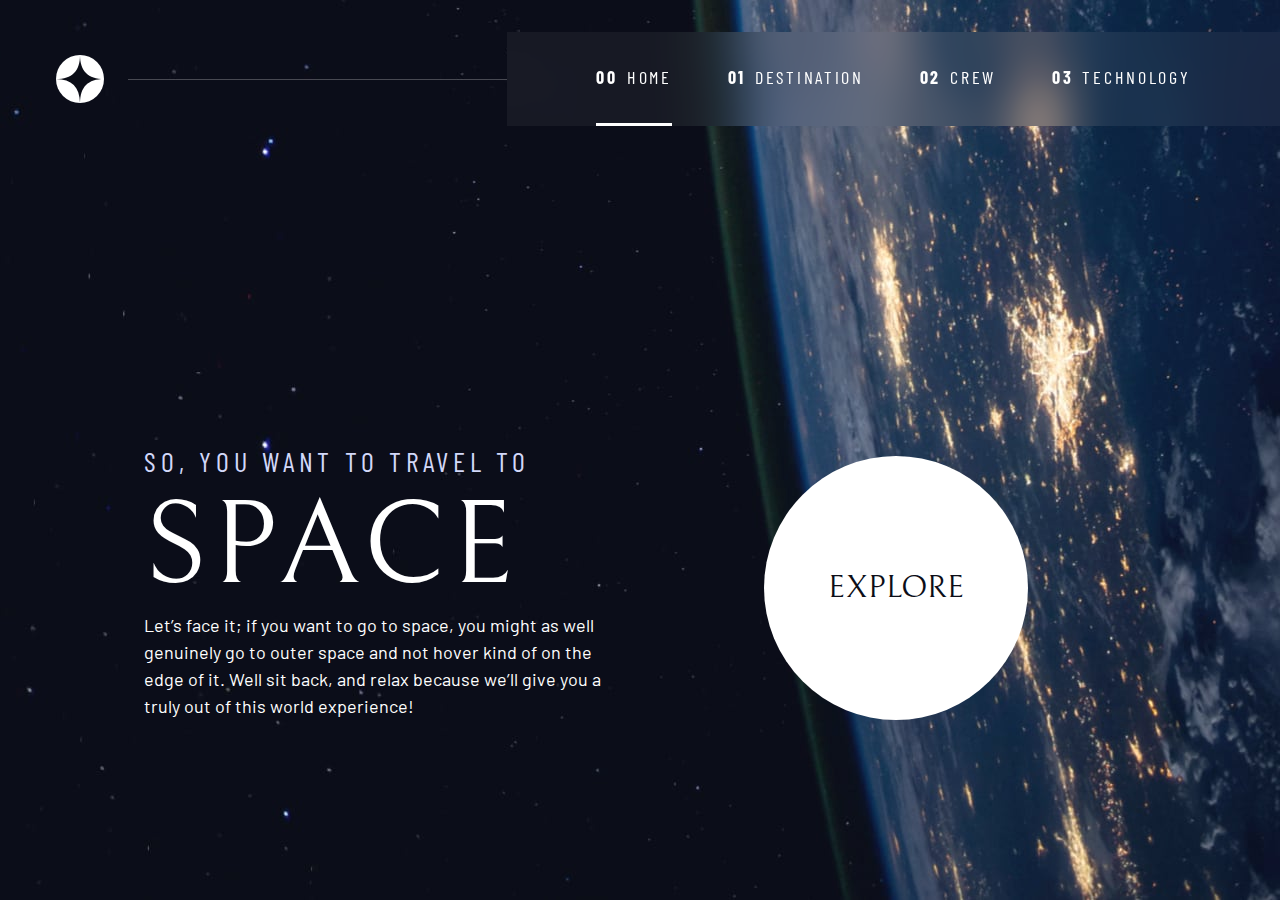
<file: index.html>
<!DOCTYPE html>
<html lang="en">
  <head>
    <meta charset="UTF-8" />
    <meta name="viewport" content="width=device-width, initial-scale=1.0" />

    <link
      rel="icon"
      type="image/png"
      sizes="32x32"
      href="./assets/favicon-32x32.png"
    />
    <!-- Google fonts -->
    <link rel="preconnect" href="https://fonts.googleapis.com" />
    <link rel="preconnect" href="https://fonts.gstatic.com" crossorigin />
    <link
      href="https://fonts.googleapis.com/css2?family=Barlow+Condensed:wght@400;700&family=Bellefair&family=Barlow:wght@400;700&display=swap"
      rel="stylesheet"
    />

    <!-- Our custom CSS -->
    <link rel="stylesheet" href="index.css" />
    <title>Frontend Mentor | Space tourism website</title>
    <script src="navigation.js" defer></script>
  </head>
  <body class="home">
    <a class="skip-to-content" href="#main">Skip to content</a>
    <header class="primary-header flex">
      <div>
        <img
          src="./assets/shared/logo.svg"
          alt="space tourism logo"
          class="logo"
        />
      </div>
      <button class="mobile-nav-toggle" aria-controls="primary-navigation">
        <span class="sr-only" aria-expanded="false">Menu</span>
      </button>
      <nav>
        <ul
          id="primary-navigation"
          data-visible="false"
          class="primary-navigation underline-indicators flex"
        >
          <li class="active">
            <a
              class="ff-sans-cond uppercase text-white letter-spacing-2"
              href="index.html"
              ><span aria-hidden="true">00</span>Home</a
            >
          </li>
          <li>
            <a
              class="ff-sans-cond uppercase text-white letter-spacing-2"
              href="destination.html"
              ><span aria-hidden="true">01</span>Destination</a
            >
          </li>
          <li>
            <a
              class="ff-sans-cond uppercase text-white letter-spacing-2"
              href="crew.html"
              ><span aria-hidden="true">02</span>Crew</a
            >
          </li>
          <li>
            <a
              class="ff-sans-cond uppercase text-white letter-spacing-2"
              href="technology.html"
              ><span aria-hidden="true">03</span>Technology</a
            >
          </li>
        </ul>
      </nav>
    </header>

    <main id="main" class="grid-container grid-container--home">
      <div>
        <h1 class="text-accent fs-500 ff-sans-cond uppercase letter-spacing-1">
          So, you want to travel to
          <span class="d-block fs-900 ff-serif text-white">Space</span>
        </h1>

        <p>
          Let’s face it; if you want to go to space, you might as well genuinely
          go to outer space and not hover kind of on the edge of it. Well sit
          back, and relax because we’ll give you a truly out of this world
          experience!
        </p>
      </div>
      <div>
        <a
          href="destination.html"
          class="large-button uppercase ff-serif text-dark bg-white"
          >Explore</a
        >
      </div>
    </main>
  </body>
</html>
</file>
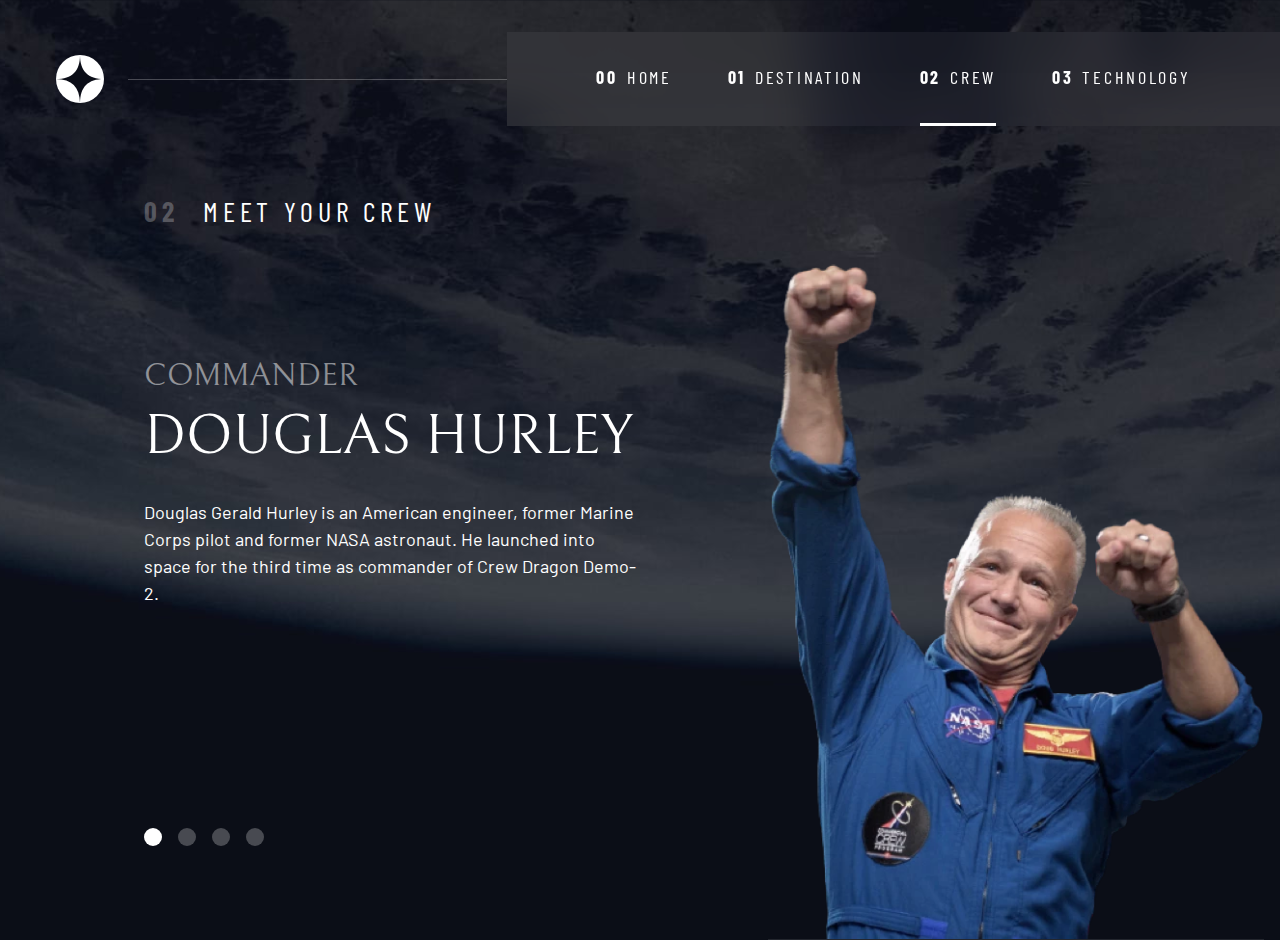
<file: crew.html>
<!DOCTYPE html>
<html lang="en">
  <head>
    <meta charset="UTF-8" />
    <meta name="viewport" content="width=device-width, initial-scale=1.0" />

    <link
      rel="icon"
      type="image/png"
      sizes="32x32"
      href="./assets/favicon-32x32.png"
    />
    <!-- Google fonts -->
    <link rel="preconnect" href="https://fonts.googleapis.com" />
    <link rel="preconnect" href="https://fonts.gstatic.com" crossorigin />
    <link
      href="https://fonts.googleapis.com/css2?family=Barlow+Condensed:wght@400;700&family=Bellefair&family=Barlow:wght@400;700&display=swap"
      rel="stylesheet"
    />

    <!-- Our custom CSS -->
    <link rel="stylesheet" href="index.css" />
    <title>Frontend Mentor | Space tourism website</title>
    <script src="navigation.js" defer></script>
    <script src="tabs.js" defer></script>
  </head>

  <body class="crew">
    <a class="skip-to-content" href="#main">Skip to content</a>
    <header class="primary-header flex">
      <div>
        <img
          src="./assets/shared/logo.svg"
          alt="space tourism logo"
          class="logo"
        />
      </div>
      <button class="mobile-nav-toggle" aria-controls="primary-navigation">
        <span class="sr-only" aria-expanded="false">Menu</span>
      </button>
      <nav>
        <ul
          id="primary-navigation"
          data-visible="false"
          class="primary-navigation underline-indicators flex"
        >
          <li>
            <a
              class="ff-sans-cond uppercase text-white letter-spacing-2"
              href="index.html"
              ><span aria-hidden="true">00</span>Home</a
            >
          </li>
          <li>
            <a
              class="ff-sans-cond uppercase text-white letter-spacing-2"
              href="destination.html"
              ><span aria-hidden="true">01</span>Destination</a
            >
          </li>
          <li class="active">
            <a
              class="ff-sans-cond uppercase text-white letter-spacing-2"
              href="crew.html"
              ><span aria-hidden="true">02</span>Crew</a
            >
          </li>
          <li>
            <a
              class="ff-sans-cond uppercase text-white letter-spacing-2"
              href="technology.html"
              ><span aria-hidden="true">03</span>Technology</a
            >
          </li>
        </ul>
      </nav>
    </header>

    <main id="main" class="grid-container grid-container--crew flow">
      <h1 class="numbered-title">
        <span aria-hidden="true">02</span> Meet your crew
      </h1>
      <div class="dot-indicators flex" role="tablist">
        <button
          aria-selected="true"
          role="tab"
          aria-controls="commander-tab"
          data-image="commander-image"
          tabindex="0"
        >
          <span class="sr-only">The commander</span>
        </button>
        <button
          aria-selected="false"
          role="tab"
          aria-controls="specialist-tab"
          data-image="specialist-image"
          tabindex="-1"
        >
          <span class="sr-only">The mission specialist</span>
        </button>
        <button
          aria-selected="false"
          role="tab"
          aria-controls="pilot-tab"
          data-image="pilot-image"
          tabindex="-1"
        >
          <span class="sr-only">The pilot</span>
        </button>
        <button
          aria-selected="false"
          role="tab"
          aria-controls="engineer-tab"
          data-image="engineer-image"
          tabindex="-1"
        >
          <span class="sr-only">The crew engineer</span>
        </button>
      </div>
      <article
        class="crew-details flow"
        id="commander-tab"
        tabindex="0"
        role="tabpanel"
      >
        <header class="flow flow--space-small">
          <h2 class="fs-600 ff-serif uppercase">Commander</h2>
          <p class="fs-700 uppercase ff-serif">Douglas Hurley</p>
        </header>
        <p>
          Douglas Gerald Hurley is an American engineer, former Marine Corps
          pilot and former NASA astronaut. He launched into space for the third
          time as commander of Crew Dragon Demo-2.
        </p>
      </article>
      <article
        class="crew-details flow"
        id="specialist-tab"
        tabindex="0"
        role="tabpanel"
        hidden
      >
        <header class="flow flow--space-small">
          <h2 class="fs-600 ff-serif uppercase">Mission Specialist</h2>
          <p class="fs-700 uppercase ff-serif">Mark Shuttleworth</p>
        </header>
        <p>
          Mark Richard Shuttleworth is the founder and CEO of Canonical, the
          company behind the Linux-based Ubuntu operating system. Shuttleworth
          became the first South African to travel to space as a space tourist.
        </p>
      </article>

      <article
        class="crew-details flow"
        id="pilot-tab"
        tabindex="0"
        role="tabpanel"
        hidden
      >
        <header class="flow flow--space-small">
          <h2 class="fs-600 ff-serif uppercase">Pilot</h2>
          <p class="fs-700 uppercase ff-serif">Victor Glover</p>
        </header>
        <p>
          Pilot on the first operational flight of the SpaceX Crew Dragon to the
          International Space Station. Glover is a commander in the U.S. Navy
          where he pilots an F/A-18.He was a crew member of Expedition 64, and
          served as a station systems flight engineer.
        </p>
      </article>
      <article
        class="crew-details flow"
        id="engineer-tab"
        tabindex="0"
        role="tabpanel"
        hidden
      >
        <header class="flow flow--space-small">
          <h2 class="fs-600 ff-serif uppercase">Flight Engineer</h2>
          <p class="fs-700 uppercase ff-serif">Anousheh Ansari</p>
        </header>
        <p>
          Anousheh Ansari is an Iranian American engineer and co-founder of
          Prodea Systems. Ansari was the fourth self-funded space tourist, the
          first self-funded woman to fly to the ISS, and the first Iranian in
          space.
        </p>
      </article>
      <picture id="commander-image" role="tab-image">
        <source
          srcset="assets/crew/image-douglas-hurley.webp"
          type="image/webp"
        />
        <img src="assets/crew/image-douglas-hurley.png" alt="Douglas Hurley" />
      </picture>
      <picture hidden id="specialist-image" role="tab-image">
        <source
          srcset="assets/crew/image-mark-shuttleworth.webp"
          type="image/webp"
        />
        <img
          src="assets/crew/image-mark-shuttleworth.png"
          alt="Douglas Hurley"
        />
      </picture>
      <picture hidden id="pilot-image" role="tab-image">
        <source
          srcset="assets/crew/image-victor-glover.webp"
          type="image/webp"
        />
        <img src="assets/crew/image-victor-glover.png" alt="Douglas Hurley" />
      </picture>
      <picture hidden id="engineer-image" role="tab-image">
        <source
          srcset="assets/crew/image-anousheh-ansari.webp"
          type="image/webp"
        />
        <img src="assets/crew/image-anousheh-ansari.png" alt="Douglas Hurley" />
      </picture>
    </main>
  </body>
</html>
</file>
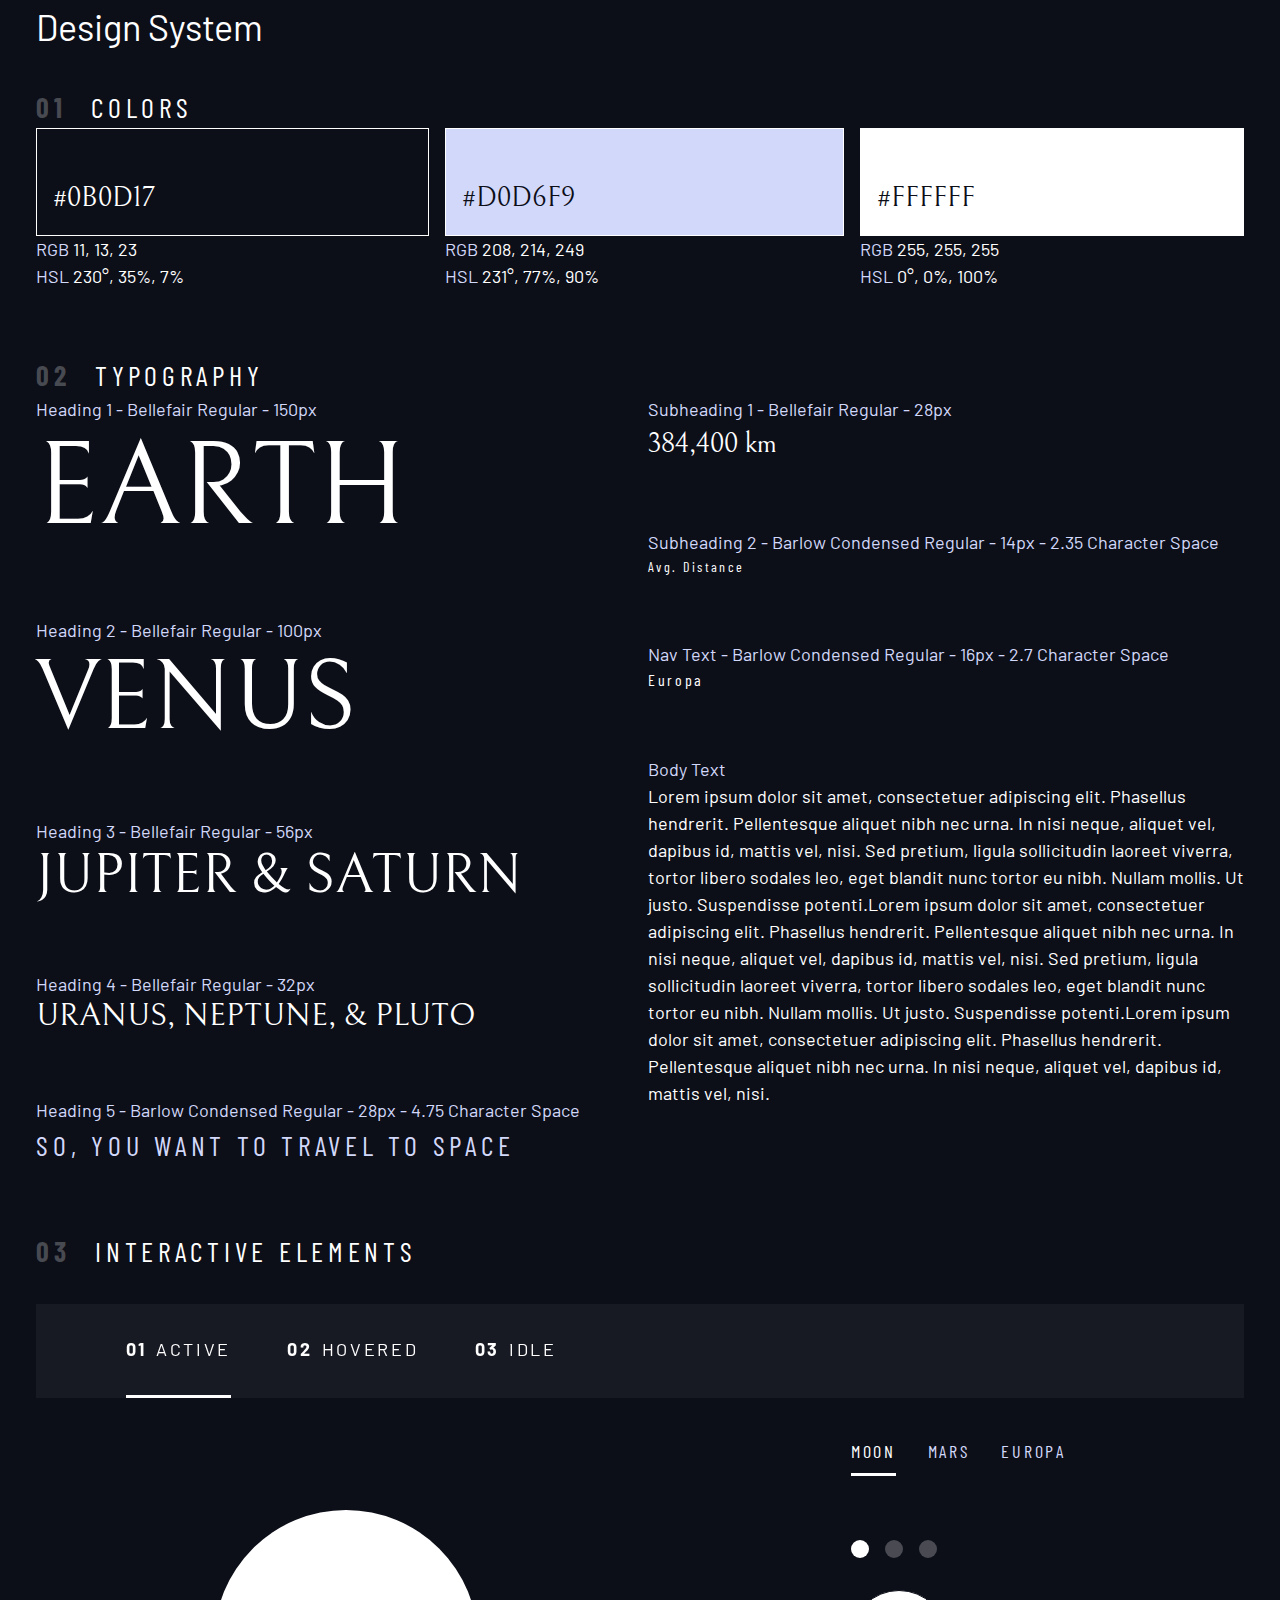
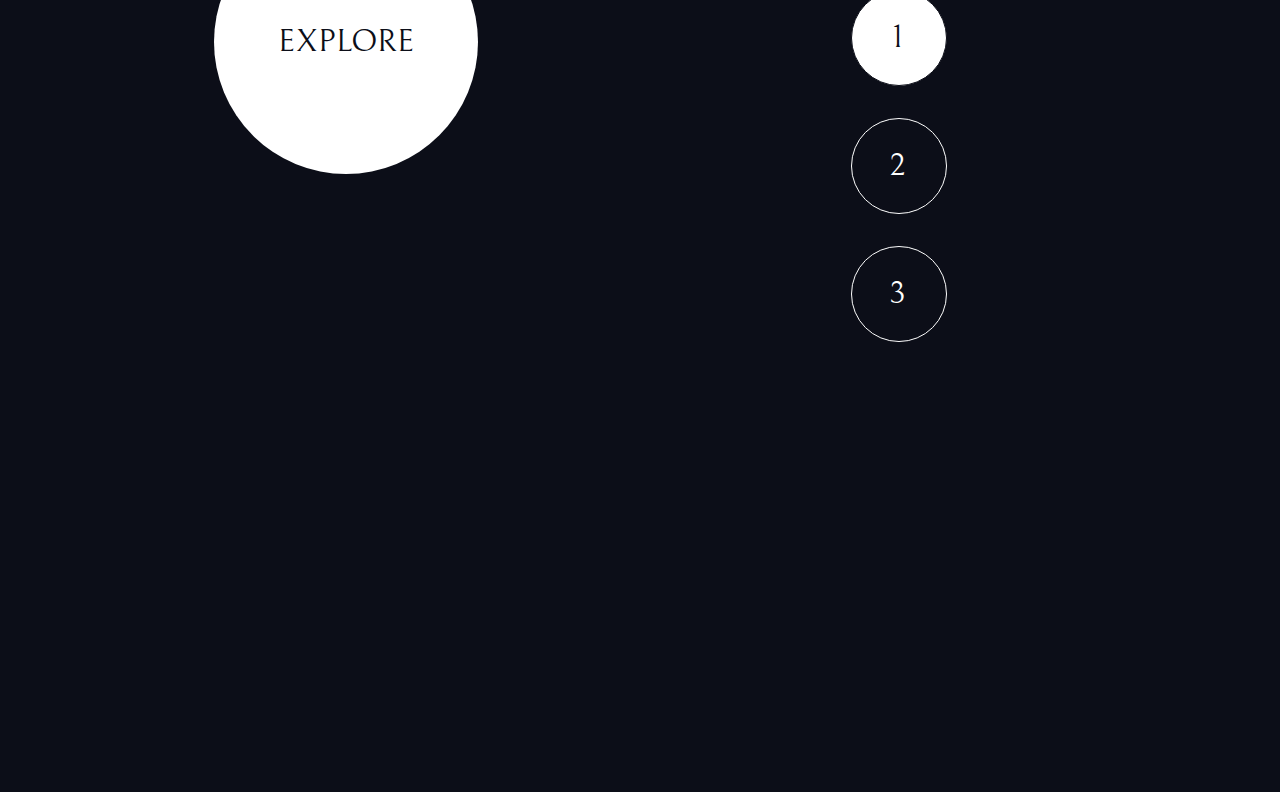
<file: design-system.html>
<!DOCTYPE html>
<html lang="en">
  <head>
    <meta charset="UTF-8" />
    <meta http-equiv="X-UA-Compatible" content="IE=edge" />
    <meta name="viewport" content="width=device-width, initial-scale=1.0" />
    <!-- Google fonts -->
    <link rel="preconnect" href="https://fonts.googleapis.com" />
    <link rel="preconnect" href="https://fonts.gstatic.com" crossorigin />
    <link
      href="https://fonts.googleapis.com/css2?family=Barlow+Condensed:wght@400;700&family=Bellefair&family=Barlow:wght@400;700&display=swap"
      rel="stylesheet"
    />
    <link rel="stylesheet" href="index.css" />

    <title>Design System</title>
  </head>
  <body>
    <div class="container">
      <h1>Design System</h1>
      <section id="colors">
        <h2 class="numbered-title"><span>01</span> colors</h2>
        <div class="flex">
          <div style="flex-grow: 1">
            <div
              class="bg-dark text-white ff-serif fs-500"
              style="padding: 3rem 1rem 1rem; border: 1px solid white"
            >
              #0B0D17
            </div>
            <p><span class="text-accent">RGB</span> 11, 13, 23</p>
            <p><span class="text-accent">HSL</span> 230°, 35%, 7%</p>
          </div>
          <div style="flex-grow: 1">
            <div
              class="bg-accent text-dark ff-serif fs-500"
              style="padding: 3rem 1rem 1rem; border: 1px solid white"
            >
              #D0D6F9
            </div>
            <p><span class="text-accent">RGB</span> 208, 214, 249</p>
            <p><span class="text-accent">HSL</span> 231°, 77%, 90%</p>
          </div>
          <div style="flex-grow: 1">
            <div
              class="bg-white text-dark ff-serif fs-500"
              style="padding: 3rem 1rem 1rem; border: 1px solid white"
            >
              #FFFFFF
            </div>
            <p><span class="text-accent">RGB</span> 255, 255, 255</p>
            <p><span class="text-accent">HSL</span> 0°, 0%, 100%</p>
          </div>
        </div>
      </section>

      <section id="typography" style="margin: 4rem 0">
        <h2 class="numbered-title"><span>02 </span>Typography</h2>
        <div class="flex">
          <div class="flow" style="flex-basis: 100%; --flow-space: 4rem">
            <div>
              <p class="text-accent">Heading 1 - Bellefair Regular - 150px</p>
              <p class="fs-900 ff-serif uppercase">Earth</p>
            </div>
            <div>
              <p class="text-accent">Heading 2 - Bellefair Regular - 100px</p>
              <p class="fs-800 ff-serif uppercase">Venus</p>
            </div>
            <div>
              <p class="text-accent">Heading 3 - Bellefair Regular - 56px</p>
              <p class="fs-700 ff-serif uppercase">Jupiter & Saturn</p>
            </div>
            <div>
              <p class="text-accent">Heading 4 - Bellefair Regular - 32px</p>
              <p class="fs-600 ff-serif uppercase">Uranus, Neptune, & Pluto</p>
            </div>
            <div>
              <p class="text-accent">
                Heading 5 - Barlow Condensed Regular - 28px - 4.75 Character
                Space
              </p>
              <p
                class="text-accent fs-500 ff-sans-cond uppercase letter-spacing-1"
              >
                So, you want to travel to space
              </p>
            </div>
          </div>

          <div class="flow" style="flex-basis: 100%; --flow-space: 4rem">
            <div>
              <p class="text-accent">Subheading 1 - Bellefair Regular - 28px</p>
              <p class="fs-500 ff-serif">384,400 km</p>
            </div>
            <div>
              <p class="text-accent">
                Subheading 2 - Barlow Condensed Regular - 14px - 2.35 Character
                Space
              </p>
              <p class="fs-200 ff-sans-cond letter-spacing-3">Avg. Distance</p>
            </div>
            <div>
              <p class="text-accent">
                Nav Text - Barlow Condensed Regular - 16px - 2.7 Character Space
              </p>
              <p class="fs-300 ff-sans-cond letter-spacing-2">Europa</p>
            </div>
            <div>
              <p class="text-accent">Body Text</p>
              <p>
                Lorem ipsum dolor sit amet, consectetuer adipiscing elit.
                Phasellus hendrerit. Pellentesque aliquet nibh nec urna. In nisi
                neque, aliquet vel, dapibus id, mattis vel, nisi. Sed pretium,
                ligula sollicitudin laoreet viverra, tortor libero sodales leo,
                eget blandit nunc tortor eu nibh. Nullam mollis. Ut justo.
                Suspendisse potenti.Lorem ipsum dolor sit amet, consectetuer
                adipiscing elit. Phasellus hendrerit. Pellentesque aliquet nibh
                nec urna. In nisi neque, aliquet vel, dapibus id, mattis vel,
                nisi. Sed pretium, ligula sollicitudin laoreet viverra, tortor
                libero sodales leo, eget blandit nunc tortor eu nibh. Nullam
                mollis. Ut justo. Suspendisse potenti.Lorem ipsum dolor sit
                amet, consectetuer adipiscing elit. Phasellus hendrerit.
                Pellentesque aliquet nibh nec urna. In nisi neque, aliquet vel,
                dapibus id, mattis vel, nisi.
              </p>
            </div>
          </div>
        </div>
      </section>

      <section class="flow" id="interactive-elements">
        <h2 class="numbered-title"><span>03</span> Interactive elements</h2>

        <!-- navigation -->
        <div>
          <nav>
            <ul class="primary-navigation underline-indicators flex">
              <li class="active">
                <a class="uppercase text-white letter-spacing-2" href="#"
                  ><span>01</span>Active</a
                >
              </li>
              <li>
                <a class="uppercase text-white letter-spacing-2" href="#"
                  ><span>02</span>Hovered</a
                >
              </li>
              <li>
                <a class="uppercase text-white letter-spacing-2" href="#"
                  ><span>03</span>Idle</a
                >
              </li>
            </ul>
          </nav>
        </div>

        <div class="flex" style="justify-content: space-around">
          <div style="margin-top: 5rem">
            <!-- explore button -->
            <a
              href="#"
              class="large-button uppercase ff-serif fs-600 text-dark bg-white"
              >Explore</a
            >
          </div>

          <div class="flow" style="margin-bottom: 50vh; --flow-space: 4rem">
            <!-- Tabs -->
            <div class="tab-list underline-indicators flex">
              <button
                aria-selected="true"
                class="uppercase text-accent letter-spacing-2 ff-sans-cond"
              >
                Moon
              </button>
              <button
                aria-selected="false"
                class="uppercase text-accent letter-spacing-2 ff-sans-cond"
              >
                Mars
              </button>
              <button
                aria-selected="false"
                class="uppercase text-accent letter-spacing-2 ff-sans-cond"
              >
                Europa
              </button>
            </div>
            <!-- Dots -->
            <div class="dot-indicators flex">
              <button aria-selected="true">
                <span class="sr-only">Slide title</span>
              </button>
              <button aria-selected="false">
                <span class="sr-only">Slide title</span>
              </button>
              <button aria-selected="false">
                <span class="sr-only">Slide title</span>
              </button>
            </div>
            <!-- Numbers -->
            <div class="number-indicators flow" style="--flow-space: 2rem">
              <button
                aria-selected="true"
                class="flex uppercase text-white fs-600 letter-spacing-2 bg-dark ff-serif"
              >
                <span>1</span>
                <span class="sr-only">Slide title</span>
              </button>
              <button
                aria-selected="false"
                class="flex uppercase text-white fs-600 letter-spacing-2 bg-dark ff-serif"
              >
                <span>2</span>
                <span class="sr-only">Slide title</span>
              </button>
              <button
                aria-selected="false"
                class="flex uppercase text-white fs-600 letter-spacing-2 bg-dark ff-serif"
              >
                <span>3</span>
                <span class="sr-only">Slide title</span>
              </button>
            </div>
          </div>
        </div>
      </section>
    </div>
  </body>
</html>
</file>
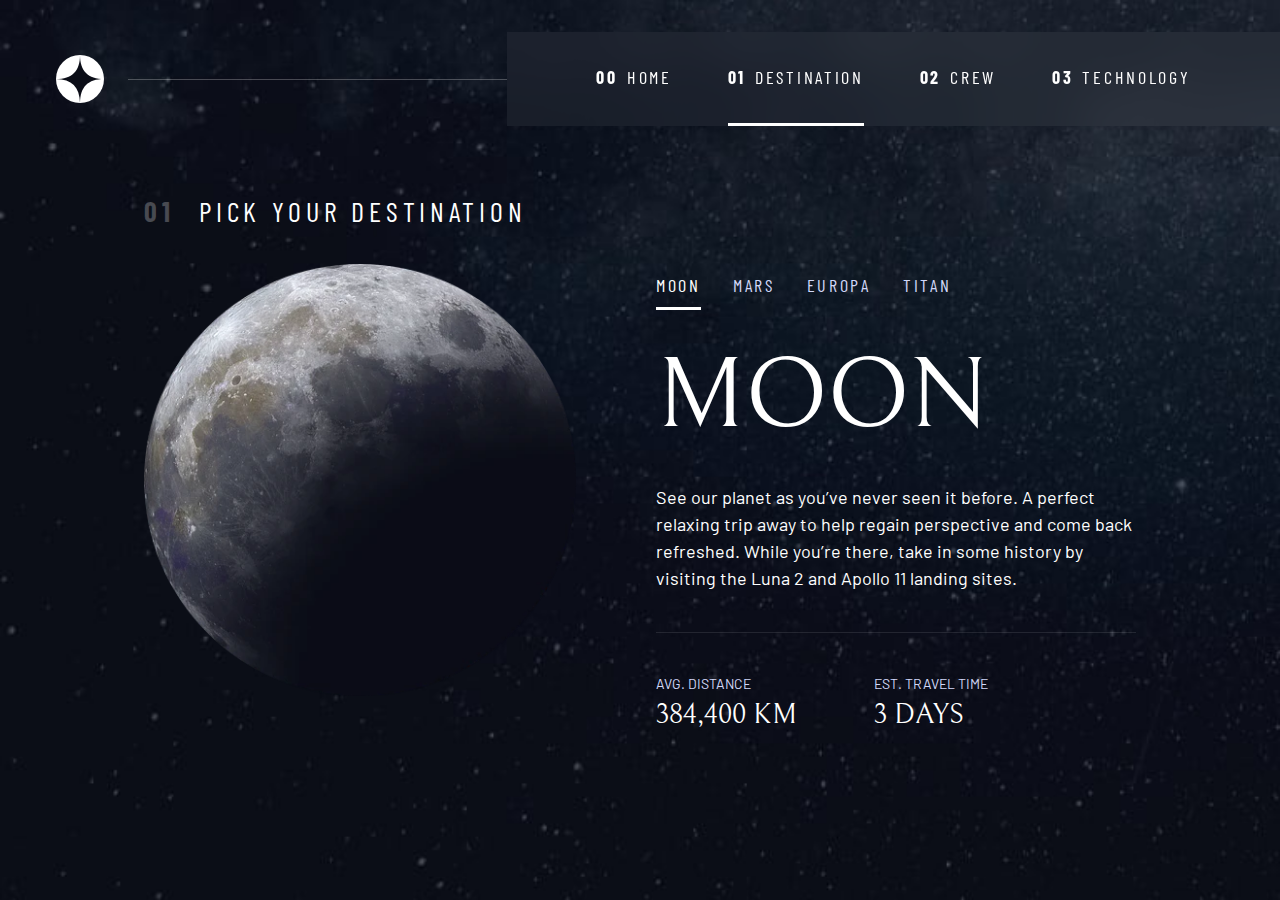
<file: destination.html>
<!DOCTYPE html>
<html lang="en">
  <head>
    <meta charset="UTF-8" />
    <meta name="viewport" content="width=device-width, initial-scale=1.0" />

    <link
      rel="icon"
      type="image/png"
      sizes="32x32"
      href="./assets/favicon-32x32.png"
    />
    <!-- Google fonts -->
    <link rel="preconnect" href="https://fonts.googleapis.com" />
    <link rel="preconnect" href="https://fonts.gstatic.com" crossorigin />
    <link
      href="https://fonts.googleapis.com/css2?family=Barlow+Condensed:wght@400;700&family=Bellefair&family=Barlow:wght@400;700&display=swap"
      rel="stylesheet"
    />

    <!-- Our custom CSS -->
    <link rel="stylesheet" href="index.css" />
    <title>Frontend Mentor | Space tourism website</title>
    <script src="navigation.js" defer></script>
    <script src="tabs.js" defer></script>
  </head>

  <body class="destination">
    <a class="skip-to-content" href="#main">Skip to content</a>
    <header class="primary-header flex">
      <div>
        <img
          src="./assets/shared/logo.svg"
          alt="space tourism logo"
          class="logo"
        />
      </div>
      <button class="mobile-nav-toggle" aria-controls="primary-navigation">
        <span class="sr-only" aria-expanded="false">Menu</span>
      </button>
      <nav>
        <ul
          id="primary-navigation"
          data-visible="false"
          class="primary-navigation underline-indicators flex"
        >
          <li>
            <a
              class="ff-sans-cond uppercase text-white letter-spacing-2"
              href="index.html"
              ><span aria-hidden="true">00</span>Home</a
            >
          </li>
          <li class="active">
            <a
              class="ff-sans-cond uppercase text-white letter-spacing-2"
              href="destination.html"
              ><span aria-hidden="true">01</span>Destination</a
            >
          </li>
          <li>
            <a
              class="ff-sans-cond uppercase text-white letter-spacing-2"
              href="crew.html"
              ><span aria-hidden="true">02</span>Crew</a
            >
          </li>
          <li>
            <a
              class="ff-sans-cond uppercase text-white letter-spacing-2"
              href="technology.html"
              ><span aria-hidden="true">03</span>Technology</a
            >
          </li>
        </ul>
      </nav>
    </header>

    <main id="main" class="grid-container grid-container--destination flow">
      <h1 class="numbered-title">
        <span aria-hidden="true">01</span> Pick your destination
      </h1>
      <picture id="moon-image" role="tab-image">
        <source srcset="assets/destination/image-moon.webp" type="image/webp" />
        <img src="assets/destination/image-moon.png" alt="the moon" />
      </picture>
      <picture hidden id="mars-image" role="tab-image">
        <source srcset="assets/destination/image-mars.webp" type="image/webp" />
        <img src="assets/destination/image-mars.png" alt="the planet mars" />
      </picture>
      <picture hidden id="europa-image" role="tab-image">
        <source
          srcset="assets/destination/image-europa.webp"
          type="image/webp"
        />
        <img
          src="assets/destination/image-europa.png"
          alt="the planet europa"
        />
      </picture>
      <picture hidden id="titan-image" role="tab-image">
        <source
          srcset="assets/destination/image-titan.webp"
          type="image/webp"
        />
        <img src="assets/destination/image-titan.png" alt="the planet titan" />
      </picture>

      <div
        class="tab-list underline-indicators flex"
        role="tablist"
        aria-label="destination list"
      >
        <button
          aria-selected="true"
          role="tab"
          aria-controls="moon-tab"
          class="uppercase ff-sans-cond text-accent letter-spacing-2"
          tabindex="0"
          data-image="moon-image"
        >
          Moon
        </button>
        <button
          aria-selected="false"
          role="tab"
          aria-controls="mars-tab"
          class="uppercase ff-sans-cond text-accent letter-spacing-2"
          tabindex="-1"
          data-image="mars-image"
        >
          Mars
        </button>
        <button
          aria-selected="false"
          role="tab"
          aria-controls="europa-tab"
          class="uppercase ff-sans-cond text-accent letter-spacing-2"
          tabindex="-1"
          data-image="europa-image"
        >
          Europa
        </button>
        <button
          aria-selected="false"
          role="tab"
          aria-controls="titan-tab"
          class="uppercase ff-sans-cond text-accent letter-spacing-2"
          tabindex="-1"
          data-image="titan-image"
        >
          Titan
        </button>
      </div>

      <!-- Moon -->
      <article
        class="destination-info flow"
        id="moon-tab"
        tabindex="0"
        role="tabpanel"
      >
        <h2 class="fs-800 uppercase ff-serif">Moon</h2>

        <p>
          See our planet as you’ve never seen it before. A perfect relaxing trip
          away to help regain perspective and come back refreshed. While you’re
          there, take in some history by visiting the Luna 2 and Apollo 11
          landing sites.
        </p>

        <div class="destination-meta flex">
          <div>
            <h3 class="text-accent fs-200 uppercase">Avg. distance</h3>
            <p class="ff-serif uppercase">384,400 km</p>
          </div>
          <div>
            <h3 class="text-accent fs-200 uppercase">Est. travel time</h3>
            <p class="ff-serif uppercase">3 days</p>
          </div>
        </div>
      </article>
      <!-- Mars -->
      <article
        class="destination-info flow"
        hidden
        id="mars-tab"
        tabindex="0"
        role="tabpanel"
      >
        <h2 class="fs-800 uppercase ff-serif">Mars</h2>

        <p>
          Don’t forget to pack your hiking boots. You’ll need them to tackle
          Olympus Mons, the tallest planetary mountain in our solar system. It’s
          two and a half times the size of Everest!
        </p>

        <div class="destination-meta flex">
          <div>
            <h3 class="text-accent fs-200 uppercase">Avg. distance</h3>
            <p class="ff-serif uppercase">225 mil. km</p>
          </div>
          <div>
            <h3 class="text-accent fs-200 uppercase">Est. travel time</h3>
            <p class="ff-serif uppercase">9 months</p>
          </div>
        </div>
      </article>
      <!-- Europa -->
      <article
        class="destination-info flow"
        hidden
        id="europa-tab"
        tabindex="0"
        role="tabpanel"
      >
        <h2 class="fs-800 uppercase ff-serif">Europa</h2>

        <p>
          The smallest of the four Galilean moons orbiting Jupiter, Europa is a
          winter lover’s dream. With an icy surface, it’s perfect for a bit of
          ice skating, curling, hockey, or simple relaxation in your snug
          wintery cabin.
        </p>

        <div class="destination-meta flex">
          <div>
            <h3 class="text-accent fs-200 uppercase">Avg. distance</h3>
            <p class="ff-serif uppercase">628 mil. km</p>
          </div>
          <div>
            <h3 class="text-accent fs-200 uppercase">Est. travel time</h3>
            <p class="ff-serif uppercase">3 years</p>
          </div>
        </div>
      </article>
      <!-- Titan -->
      <article
        class="destination-info flow"
        hidden
        id="titan-tab"
        tabindex="0"
        role="tabpanel"
      >
        <h2 class="fs-800 uppercase ff-serif">Titan</h2>

        <p>
          The only moon known to have a dense atmosphere other than Earth, Titan
          is a home away from home (just a few hundred degrees colder!). As a
          bonus, you get striking views of the Rings of Saturn.
        </p>

        <div class="destination-meta flex">
          <div>
            <h3 class="text-accent fs-200 uppercase">Avg. distance</h3>
            <p class="ff-serif uppercase">1.6 bil. km</p>
          </div>
          <div>
            <h3 class="text-accent fs-200 uppercase">Est. travel time</h3>
            <p class="ff-serif uppercase">7 years</p>
          </div>
        </div>
      </article>
    </main>
  </body>
</html>
</file>
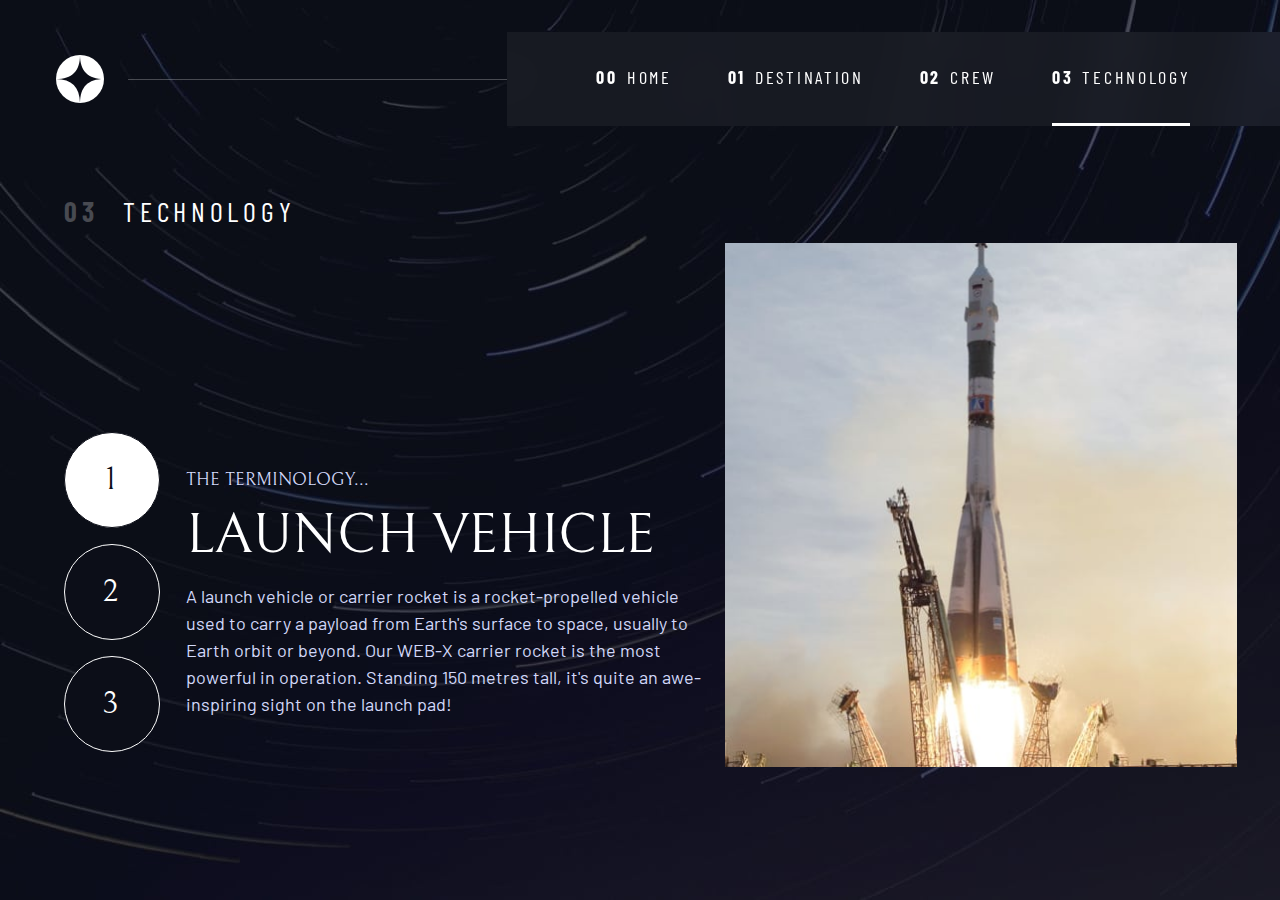
<file: technology.html>
<!DOCTYPE html>
<html lang="en">
  <head>
    <meta charset="UTF-8" />
    <meta name="viewport" content="width=device-width, initial-scale=1.0" />

    <link
      rel="icon"
      type="image/png"
      sizes="32x32"
      href="./assets/favicon-32x32.png"
    />
    <!-- Google fonts -->
    <link rel="preconnect" href="https://fonts.googleapis.com" />
    <link rel="preconnect" href="https://fonts.gstatic.com" crossorigin />
    <link
      href="https://fonts.googleapis.com/css2?family=Barlow+Condensed:wght@400;700&family=Bellefair&family=Barlow:wght@400;700&display=swap"
      rel="stylesheet"
    />

    <!-- Our custom CSS -->
    <link rel="stylesheet" href="index.css" />
    <title>Frontend Mentor | Space tourism website</title>
    <script src="navigation.js" defer></script>
    <script src="tabs.js" defer></script>
  </head>

  <body class="technology">
    <a class="skip-to-content" href="#main">Skip to content</a>
    <header class="primary-header flex">
      <div>
        <img
          src="./assets/shared/logo.svg"
          alt="space tourism logo"
          class="logo"
        />
      </div>
      <button class="mobile-nav-toggle" aria-controls="primary-navigation">
        <span class="sr-only" aria-expanded="false">Menu</span>
      </button>
      <nav>
        <ul
          id="primary-navigation"
          data-visible="false"
          class="primary-navigation underline-indicators flex"
        >
          <li>
            <a
              class="ff-sans-cond uppercase text-white letter-spacing-2"
              href="index.html"
              ><span aria-hidden="true">00</span>Home</a
            >
          </li>
          <li>
            <a
              class="ff-sans-cond uppercase text-white letter-spacing-2"
              href="destination.html"
              ><span aria-hidden="true">01</span>Destination</a
            >
          </li>
          <li>
            <a
              class="ff-sans-cond uppercase text-white letter-spacing-2"
              href="crew.html"
              ><span aria-hidden="true">02</span>Crew</a
            >
          </li>
          <li class="active">
            <a
              class="ff-sans-cond uppercase text-white letter-spacing-2"
              href="technology.html"
              ><span aria-hidden="true">03</span>Technology</a
            >
          </li>
        </ul>
      </nav>
    </header>

    <main id="main" class="flex grid-container grid-container--technology flow">
      <h1 class="numbered-title">
        <span aria-hidden="true">03</span> Technology
      </h1>
      <!-- For Mobile and tablets -->
      <!-- Launch -->
      <div role="tab-image" class="technology-image" id="launch-image"></div>
      <!-- Port -->
      <div
        role="tab-image"
        class="technology-image"
        id="port-image"
        hidden
      ></div>
      <!-- Capsule -->
      <div
        role="tab-image"
        class="technology-image"
        id="capsule-image"
        hidden
      ></div>

      <!-- <div class="grid-container flow"> -->
      <div class="number-indicators horizontal" role="tablist">
        <button
          aria-selected="true"
          class="flex uppercase text-white fs-600 letter-spacing-2 bg-dark ff-serif"
          role="tab"
          aria-controls="launch-tab"
          data-image="launch-image"
          tabindex="0"
        >
          1
          <span class="sr-only">Slide title</span>
        </button>
        <button
          aria-selected="false"
          role="tab"
          aria-controls="port-tab"
          data-image="port-image"
          tabindex="-1"
          class="flex uppercase text-white fs-600 letter-spacing-2 bg-dark ff-serif"
        >
          2
          <span class="sr-only">Slide title</span>
        </button>
        <button
          aria-selected="false"
          role="tab"
          aria-controls="capsule-tab"
          data-image="capsule-image"
          tabindex="-1"
          class="flex uppercase text-white fs-600 letter-spacing-2 bg-dark ff-serif"
        >
          3
          <span class="sr-only">Slide title</span>
        </button>
      </div>

      <!-- Launch -->
      <article
        class="technology-details flow"
        id="launch-tab"
        tabindex="0"
        role="tabpanel"
      >
        <header class="flow flow--space-small">
          <h2 class="fs-400 ff-serif uppercase text-accent">
            The terminology...
          </h2>
          <p class="fs-700 uppercase ff-serif">Launch vehicle</p>
        </header>
        <p class="fs-400 text-accent">
          A launch vehicle or carrier rocket is a rocket-propelled vehicle used
          to carry a payload from Earth's surface to space, usually to Earth
          orbit or beyond. Our WEB-X carrier rocket is the most powerful in
          operation. Standing 150 metres tall, it's quite an awe-inspiring sight
          on the launch pad!
        </p>
      </article>
      <!-- Port -->
      <article
        class="technology-details flow"
        id="port-tab"
        tabindex="0"
        role="tabpanel"
        hidden
      >
        <header class="flow flow--space-small">
          <h2 class="fs-400 ff-serif uppercase text-accent">
            The terminology...
          </h2>
          <p class="fs-700 uppercase ff-serif">Spaceport</p>
        </header>
        <p class="fs-400 text-accent">
          A spaceport or cosmodrome is a site for launching (or receiving)
          spacecraft, by analogy to the seaport for ships or airport for
          aircraft. Based in the famous Cape Canaveral, our spaceport is ideally
          situated to take advantage of the Earth’s rotation for launch.
        </p>
      </article>
      <!-- Capsule -->
      <article
        class="technology-details flow"
        id="capsule-tab"
        tabindex="0"
        role="tabpanel"
        hidden
      >
        <header class="flow flow--space-small">
          <h2 class="fs-400 ff-serif uppercase text-accent">
            The terminology...
          </h2>
          <p class="fs-700 uppercase ff-serif">Space Capsule</p>
        </header>
        <p class="fs-400 text-accent">
          A space capsule is an often-crewed spacecraft that uses a blunt-body
          reentry capsule to reenter the Earth's atmosphere without wings. Our
          capsule is where you'll spend your time during the flight. It includes
          a space gym, cinema, and plenty of other activities to keep you
          entertained.
        </p>
      </article>
      <!-- </div> -->
    </main>
  </body>
</html>
</file>
<file: index.css>
/* ------------------- */
/* Custom properties   */
/* ------------------- */

:root {
  /* colors */
  --clr-dark: 230 35% 7%;
  --clr-light: 231 77% 90%;
  --clr-white: 0 0% 100%;

  /* font-sizes */
  --fs-900: clamp(5rem, 8vw + 1rem, 9.375rem);
  --fs-800: 3.5rem;
  --fs-700: 1.5rem;
  --fs-600: 1rem;
  --fs-500: 1rem;
  --fs-400: 0.9375rem;
  --fs-300: 1rem;
  --fs-200: 0.875rem;

  /* font-families */
  --ff-serif: "Bellefair", serif;
  --ff-sans-cond: "Barlow Condensed", sans-serif;
  --ff-sans-normal: "Barlow", sans-serif;
}

@media (min-width: 35em) {
  :root {
    --fs-800: 5rem;
    --fs-700: 2.5rem;
    --fs-600: 1.5rem;
    --fs-500: 1.25rem;
    --fs-400: 1rem;
  }
}

@media (min-width: 45em) {
  :root {
    /* font-sizes */
    --fs-800: 6.25rem;
    --fs-700: 3.5rem;
    --fs-600: 2rem;
    --fs-500: 1.75rem;
    --fs-400: 1.125rem;
  }
}

/* ------------------- */
/* Reset               */
/* ------------------- */

/* https://piccalil.li/blog/a-modern-css-reset/ */

/* Box sizing */
*,
*::before,
*::after {
  box-sizing: border-box;
}

/* Reset margins */
body,
h1,
h2,
h3,
h4,
h5,
p,
figure,
picture {
  margin: 0;
}

h1,
h2,
h3,
h4,
h5,
h6,
p {
  font-weight: 400;
}

/* set up the body */
body {
  font-family: var(--ff-sans-normal);
  font-size: var(--fs-400);
  color: hsl(var(--clr-white));
  background-color: hsl(var(--clr-dark));
  line-height: 1.5;
  min-height: 100vh;

  display: grid;
  grid-template-rows: min-content 1fr;

  overflow-x: hidden;
}

/* make images easier to work with */
img,
picutre {
  max-width: 100%;
  display: block;
}

/* make form elements easier to work with */
input,
button,
textarea,
select {
  font: inherit;
}

/* remove animations for people who've turned them off */
@media (prefers-reduced-motion: reduce) {
  *,
  *::before,
  *::after {
    animation-duration: 0.01ms !important;
    animation-iteration-count: 1 !important;
    transition-duration: 0.01ms !important;
    scroll-behavior: auto !important;
  }
}

/* ------------------- */
/* Utility classes     */
/* ------------------- */

/* general */

.flex {
  display: flex;
  gap: var(--gap, 1rem);
}

.grid {
  display: grid;
  gap: var(--gap, 1rem);
}

.d-block {
  display: block;
}

.flow > *:where(:not(:first-child)) {
  margin-top: var(--flow-space, 1rem);
}

.flow--space-small {
  --flow-space: 0.75rem;
}

.container {
  padding-inline: 2em;
  margin-inline: auto;
  max-width: 80rem;
}

.sr-only {
  position: absolute;
  width: 1px;
  height: 1px;
  padding: 0;
  margin: -1px;
  overflow: hidden;
  clip: rect(0, 0, 0, 0);
  white-space: nowrap; /* added line */
  border: 0;
}

.skip-to-content {
  position: absolute;
  z-index: 9999;
  background: hsl(var(--clr-white));
  color: hsl(var(--clr-dark));
  padding: 0.5em 1em;
  margin-inline: auto;
  transform: translateY(-100%);
  transition: transform 250ms ease-in;
}

.skip-to-content:focus {
  transform: translateY(0);
}

/* colors */

.bg-dark {
  background-color: hsl(var(--clr-dark));
}
.bg-accent {
  background-color: hsl(var(--clr-light));
}
.bg-white {
  background-color: hsl(var(--clr-white));
}

.text-dark {
  color: hsl(var(--clr-dark));
}
.text-accent {
  color: hsl(var(--clr-light));
}
.text-white {
  color: hsl(var(--clr-white));
}

/* typography */

.ff-serif {
  font-family: var(--ff-serif);
}
.ff-sans-cond {
  font-family: var(--ff-sans-cond);
}
.ff-sans-normal {
  font-family: var(--ff-sans-normal);
}

.letter-spacing-1 {
  letter-spacing: 4.75px;
}
.letter-spacing-2 {
  letter-spacing: 2.7px;
}
.letter-spacing-3 {
  letter-spacing: 2.35px;
}

.uppercase {
  text-transform: uppercase;
}

.fs-900 {
  font-size: var(--fs-900);
}
.fs-800 {
  font-size: var(--fs-800);
}
.fs-700 {
  font-size: var(--fs-700);
}
.fs-600 {
  font-size: var(--fs-600);
}
.fs-500 {
  font-size: var(--fs-500);
}
.fs-400 {
  font-size: var(--fs-400);
}
.fs-300 {
  font-size: var(--fs-300);
}
.fs-200 {
  font-size: var(--fs-200);
}

.fs-900,
.fs-800,
.fs-700,
.fs-600 {
  line-height: 1.1;
}

.numbered-title {
  font-family: var(--ff-sans-cond);
  font-size: var(--fs-500);
  text-transform: uppercase;
  letter-spacing: 4.72px;
}

.numbered-title span {
  margin-right: 0.5em;
  font-weight: 700;
  color: hsl(var(--clr-white) / 0.25);
}

/* ------------------- */
/* Compontents         */
/* ------------------- */

.large-button {
  font-size: 2rem;
  position: relative;
  z-index: 1;
  display: inline-grid;
  place-items: center;
  padding: 0 2em;
  border-radius: 50%;
  aspect-ratio: 1;
  text-decoration: none;
}

.large-button::after {
  content: "";
  position: absolute;
  z-index: -1;
  width: 100%;
  height: 100%;
  background: hsl(var(--clr-white) / 0.1);
  border-radius: 50%;
  opacity: 0;
  transition: opacity 500ms linear, transform 750ms ease-in-out;
}

.large-button:hover::after,
.large-button:focus::after {
  opacity: 1;
  transform: scale(1.5);
}

/* primary-header */

.logo {
  margin: 1.5rem clamp(1.5rem, 5vw, 3.5rem);
}

.primary-header {
  justify-content: space-between;
  align-items: center;
}

.primary-navigation {
  --gap: clamp(1.5rem, 5vw, 3.5rem);
  --underline-gap: 2rem;
  list-style: none;
  padding: 0;
  margin: 0;
  background: hsl(var(--clr-white) / 0.05);
  backdrop-filter: blur(1.5rem);
}

.primary-navigation a {
  text-decoration: none;
}

.primary-navigation a > span {
  font-weight: 700;
  margin-right: 0.5em;
}

.mobile-nav-toggle {
  display: none;
}

@media (max-width: 35rem) {
  .primary-navigation {
    --underline-gap: 0.5rem;
    position: fixed;
    z-index: 1000;
    inset: 0 0 0 30%;
    list-style: none;
    padding: min(20rem, 15vh) 2rem;
    margin: 0;
    flex-direction: column;
    transform: translateX(100%);
    transition: transform 500ms ease-in-out;
  }

  .primary-navigation[data-visible="true"] {
    transform: translateX(0);
  }

  .primary-navigation.underline-indicators > .active {
    border: 0;
  }

  .mobile-nav-toggle {
    display: block;
    position: absolute;
    z-index: 2000;
    right: 1rem;
    top: 2rem;
    background: transparent;
    background-image: url(./assets/shared/icon-hamburger.svg);
    background-repeat: no-repeat;
    background-position: center;
    width: 1.5rem;
    aspect-ratio: 1;
    border: 0;
  }

  .mobile-nav-toggle[aria-expanded="true"] {
    background-image: url(./assets/shared/icon-close.svg);
  }

  .mobile-nav-toggle:focus-visible {
    outline: 5px solid white;
    outline-offset: 5px;
  }
}

@media (min-width: 35em) {
  .primary-navigation {
    padding-inline: clamp(3rem, 7vw, 7rem);
  }
}

@media (min-width: 35em) and (max-width: 44.999em) {
  .primary-navigation a > span {
    display: none;
  }
}

@media (min-width: 45em) {
  .primary-header::after {
    content: "";
    display: block;
    position: relative;
    height: 1px;
    width: 100%;
    margin-right: -2.5rem;
    background: hsl(var(--clr-white) / 0.25);
    order: 1;
  }

  nav {
    order: 2;
  }

  .primary-navigation {
    margin-block: 2rem;
  }
}

.underline-indicators > * {
  cursor: pointer;
  padding: var(--underline-gap, 0.5rem) 0;
  border: 0;
  border-bottom: 0.2rem solid hsl(var(--clr-white) / 0);
  background-color: transparent;
}

.underline-indicators > *:hover,
.underline-indicators > *:focus {
  border-color: hsl(var(--clr-white) / 0.5);
}

.underline-indicators > .active,
.underline-indicators > [aria-selected="true"] {
  color: hsl(var(--clr-white) / 1);
  border-color: hsl(var(--clr-white) / 1);
}

.tab-list {
  --gap: 2rem;
}

.dot-indicators > * {
  cursor: pointer;
  border: 0;
  border-radius: 50%;
  padding: 0.5em;
  background-color: hsl(var(--clr-white) / 0.25);
}

.dot-indicators > *:hover,
.dot-indicators > *:focus {
  background-color: hsl(var(--clr-white) / 0.5);
}

.dot-indicators > [aria-selected="true"] {
  background-color: hsl(var(--clr-white) / 1);
}

.number-indicators > * {
  border: 1px solid;
  cursor: pointer;
  position: relative;
  display: block;
  place-items: center;
  padding: 0 1em;
  border-radius: 50%;
  aspect-ratio: 1;
  width: 3em;
  text-decoration: none;
}

.number-indicators > *:hover,
.number-indicators > *:focus {
  background-color: hsl(var(--clr-white) / 0.5);
}

.number-indicators > [aria-selected="true"] {
  background-color: hsl(var(--clr-white) / 1);
  color: hsl(var(--clr-dark));
}

/* .number-indicators.vertical{
  display
} */

/* ----------------------------- */
/* Page specific background      */
/* ----------------------------- */
body {
  background-size: cover;
  background-position: bottom center;
}
/* home */
.home {
  background-image: url(./assets/home/background-home-mobile.jpg);
}

@media (min-width: 35rem) {
  .home {
    background-position: center center;
    background-image: url(./assets/home/background-home-tablet.jpg);
  }
}

@media (min-width: 45rem) {
  .home {
    background-image: url(./assets/home/background-home-desktop.jpg);
  }
}

/* destination */
.destination {
  background-image: url(./assets/destination/background-destination-mobile.jpg);
}

@media (min-width: 35rem) {
  .destination {
    background-position: center center;
    background-image: url(./assets/destination/background-destination-tablet.jpg);
  }
}

@media (min-width: 45rem) {
  .home {
    background-image: url(./assets/home/background-home-desktop.jpg);
  }
}

/* crew */
.crew {
  background-image: url(./assets/crew/background-crew-mobile.jpg);
}

@media (min-width: 35rem) {
  .crew {
    background-position: center center;
    background-image: url(./assets/crew/background-crew-tablet.jpg);
  }
}

@media (min-width: 45rem) {
  .crew {
    background-image: url(./assets/crew/background-crew-desktop.jpg);
  }
}

/* technology */

.technology {
  background-image: url(./assets/technology/background-technology-mobile.jpg);
}

@media (min-width: 35rem) {
  .technology {
    background-position: center center;
    background-image: url(./assets/technology/background-technology-tablet.jpg);
  }
}

@media (min-width: 45rem) {
  .technology {
    background-image: url(./assets/technology/background-technology-desktop.jpg);
  }
}

/* ----------------------------- */
/* Layout                        */
/* ----------------------------- */

.grid-container {
  text-align: center;
  display: grid;
  place-items: center;
  padding-inline: 1rem;
  padding-bottom: 4rem;
}

.grid-container p:not([class]) {
  max-width: 50ch;
}

.numbered-title {
  grid-area: title;
}

/* destination layout */

.grid-container--destination {
  --flow-space: 2rem;
  grid-template-areas:
    "title"
    "image"
    "tabs"
    "content";
}

.grid-container--destination > picture {
  grid-area: image;
  max-width: 60%;
  align-self: start;
}

.grid-container--destination > .tab-list {
  grid-area: tabs;
}

.grid-container--destination > .destination-info {
  grid-area: content;
}

.destination-meta {
  flex-direction: column;
  border-top: 1px solid hsl(var(--clr-white) / 0.1);
  padding-top: 2.5rem;
  margin-top: 2.5rem;
}

.destination-meta p {
  font-size: 1.75rem;
}

/* crew layout */
.grid-container--crew {
  --flow-space: 2rem;
  grid-template-areas:
    "title"
    "image"
    "tabs"
    "content";
}

.grid-container--crew > picture {
  grid-area: image;
  max-width: 60%;
  border-bottom: 1px solid hsl(var(--clr-white) / 0.1);
}

.grid-container--crew > .dot-indicators {
  grid-area: tabs;
}

.grid-container--crew > .crew-details {
  grid-area: content;
}

.grid-container--crew > .crew-details h2 {
  color: hsl(var(--clr-white) / 0.5);
}

/* Technology layout */

.grid-container--technology {
  grid-template-areas:
    "title"
    "image"
    "tabs"
    "content";
}

.grid-container--technology > .technology-image {
  grid-area: image;
}

.grid-container--technology > .portrait-image {
  display: none;
}

.grid-container--technology > .technology-image {
  height: 20rem;
  width: 100vw;
  margin-left: -1rem;
  background-size: cover;
  background-repeat: no-repeat;
  background-position: center center;
}

.grid-container--technology .meta {
  display: grid;
}

.grid-container--technology > .technology-image#launch-image {
  background-image: url(assets/technology/image-launch-vehicle-landscape.jpg);
}
.grid-container--technology > .technology-image#port-image {
  background-image: url(assets/technology/image-spaceport-landscape.jpg);
}
.grid-container--technology > .technology-image#capsule-image {
  background-image: url(assets/technology/image-space-capsule-landscape.jpg);
}

.grid-container--technology > .number-indicators {
  grid-area: tabs;
  display: flex;
  gap: 1em;
}

.grid-container--technology > .technology-details {
  grid-area: content;
}

@media (min-width: 35em) {
  .numbered-title {
    margin-top: 2rem;
  }
  .grid-container--technology .numbered-title {
    place-self: start;
  }

  .destination-meta {
    flex-direction: row;
    justify-content: space-evenly;
  }

  .grid-container--crew {
    padding-bottom: 0;
    grid-template-areas:
      "title"
      "content"
      "tabs"
      "image";
  }
}

@media (min-width: 45em) {
  .grid-container {
    text-align: left;
    column-gap: var(--container-gap, 2rem);
    grid-template-columns: minmax(1rem, 1fr) repeat(2, minmax(0, 30rem)) minmax(
        1rem,
        1fr
      );
  }

  .grid-container--home {
    padding-bottom: max(6rem, 20vh);
    align-items: end;
  }

  .grid-container--home > *:first-child {
    grid-column: 2;
  }

  .grid-container--home > *:last-child {
    grid-column: 3;
  }

  .grid-container--destination {
    justify-items: start;
    align-content: start;
    grid-template-areas:
      ". title title ."
      ". image tabs ."
      ". image content .";
  }

  .grid-container--destination > picture {
    max-width: 90%;
  }

  .destination-meta {
    --gap: min(6vw, 6rem);
    justify-content: start;
  }

  .grid-container--crew {
    grid-template-columns: minmax(1rem, 1fr) minmax(0, 37rem) minmax(0, 23rem) minmax(
        1rem,
        1fr
      );
    justify-items: start;
    grid-template-areas:
      ". title title ."
      ". content image ."
      ". tabs image .";
  }

  .grid-container--crew > picture {
    grid-column: span 2;
    align-self: end;
    max-width: 100%;
  }

  /* technology */

  .grid-container--technology {
    grid-template-columns: minmax(1rem, 1fr) minmax(1rem, 5em) minmax(0, 60rem) minmax(
        0,
        50rem
      );
    justify-items: start;
    grid-template-areas:
      ". title title image"
      ". tabs content image"
      ". tabs content image";
  }

  .grid-container--technology > .technology-image#launch-image {
    background-image: url(assets/technology/image-launch-vehicle-portrait.jpg);
  }
  .grid-container--technology > .technology-image#port-image {
    background-image: url(assets/technology/image-spaceport-portrait.jpg);
  }
  .grid-container--technology > .technology-image#capsule-image {
    background-image: url(assets/technology/image-space-capsule-portrait.jpg);
  }

  .grid-container--technology > .number-indicators {
    grid-area: tabs;
    display: block;
  }

  .grid-container--technology
    > .number-indicators
    > *:where(:not(:first-child)) {
    margin-top: var(--flow-space, 1rem);
  }
  .grid-container--technology > .technology-image {
    height: 70vh;
    width: 40vw;
    background-size: contain;
  }
}
</file>
